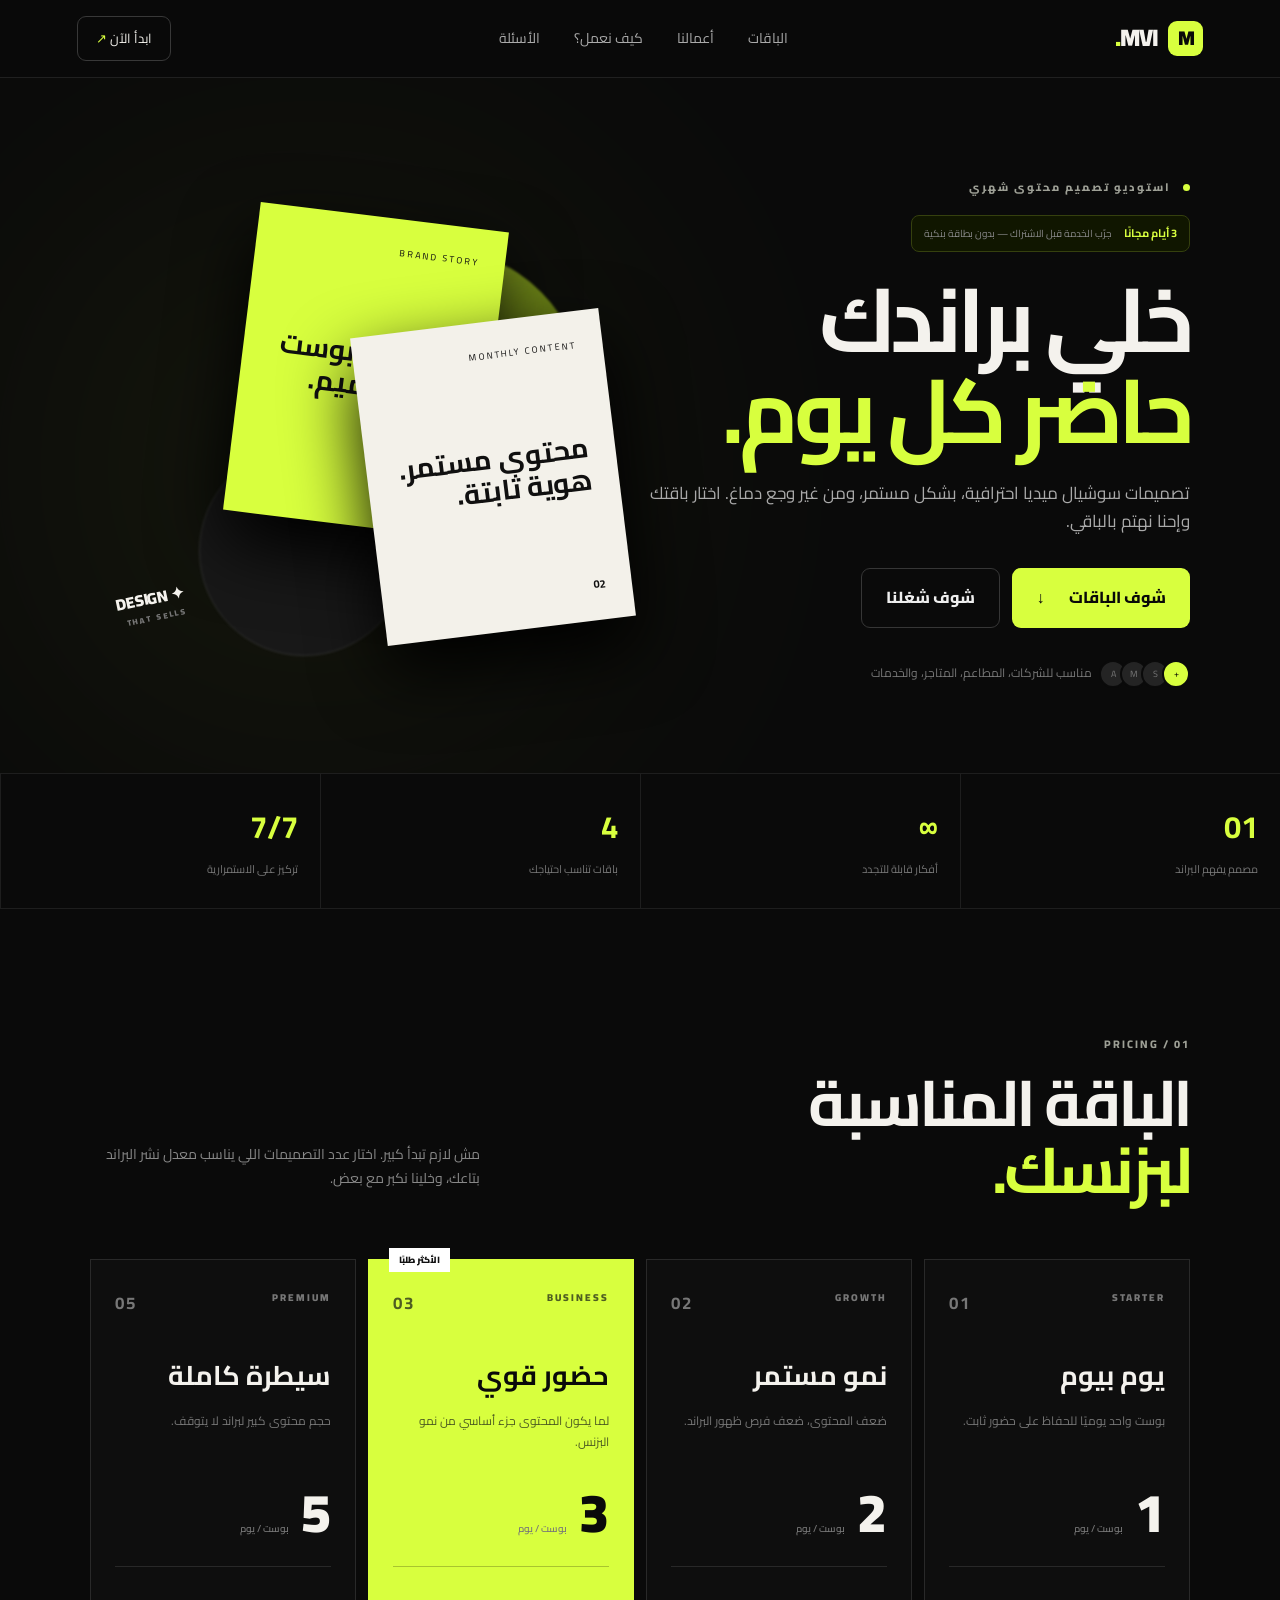
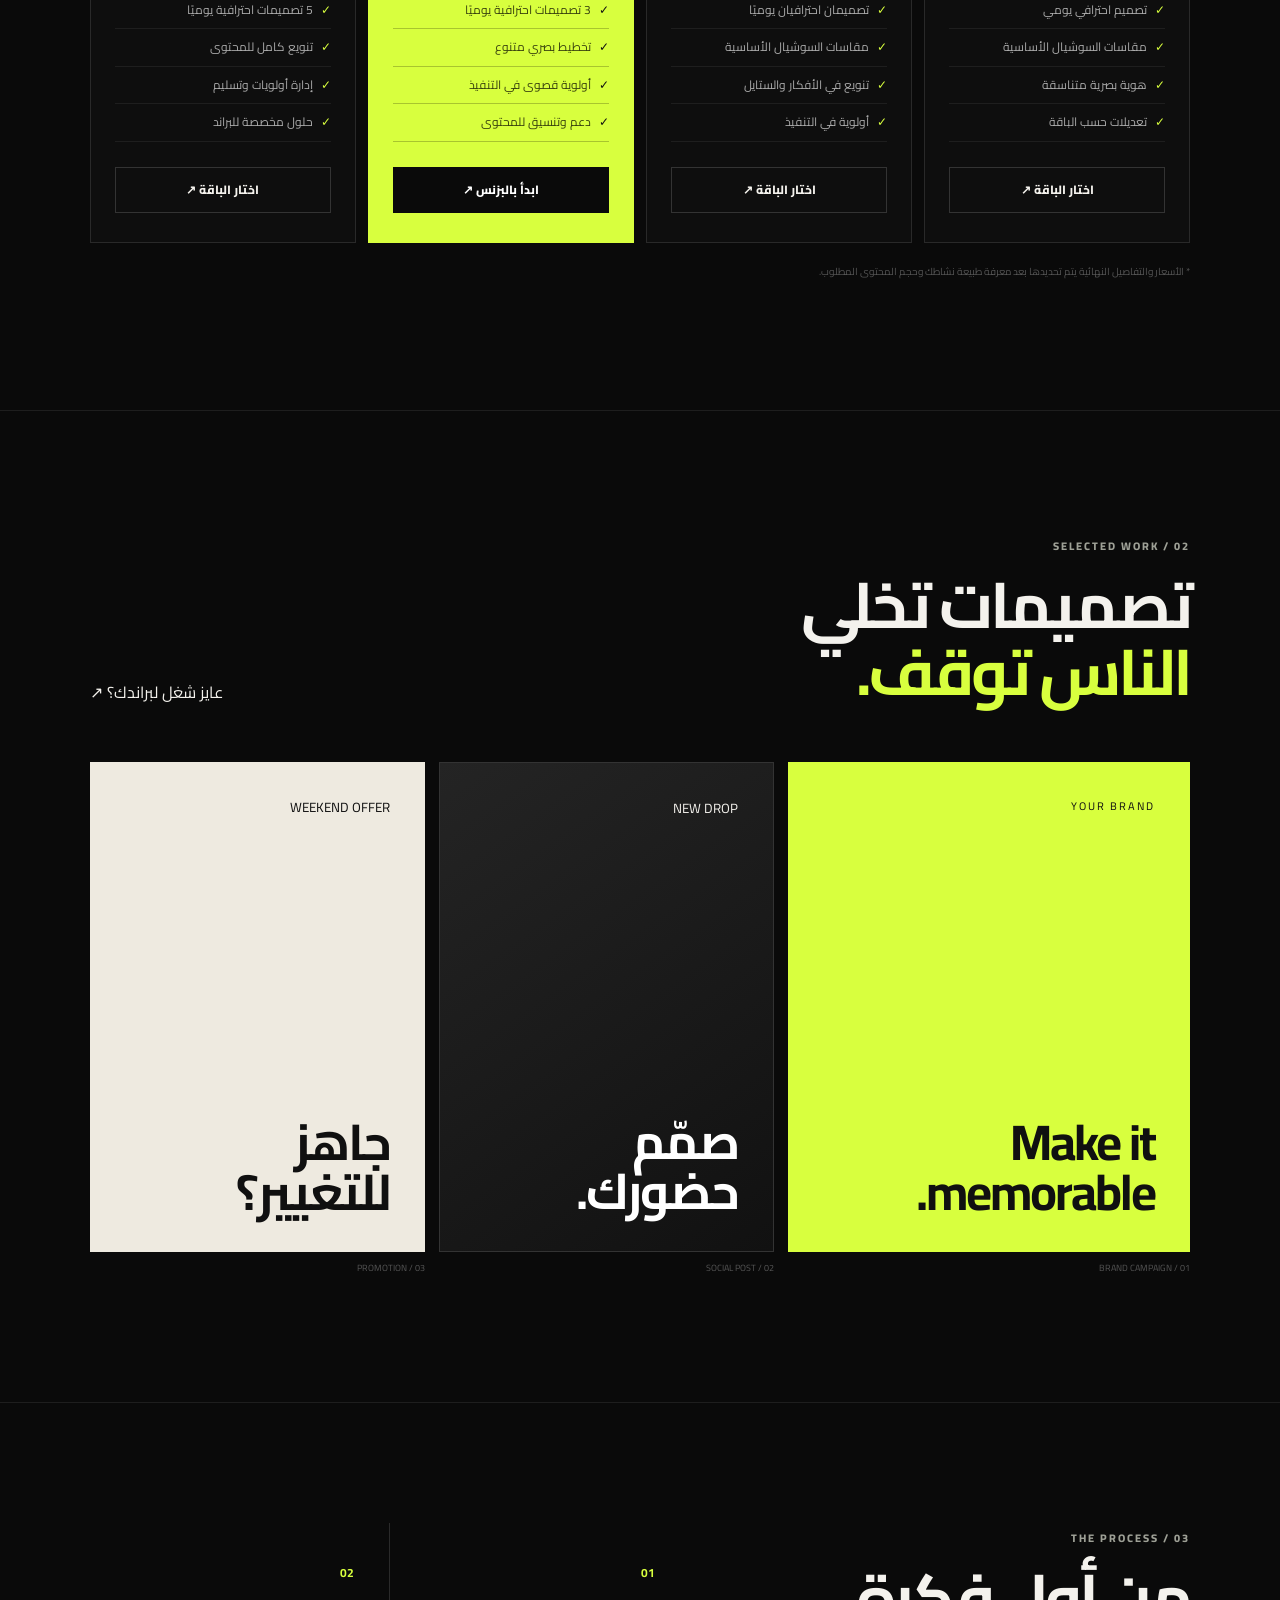
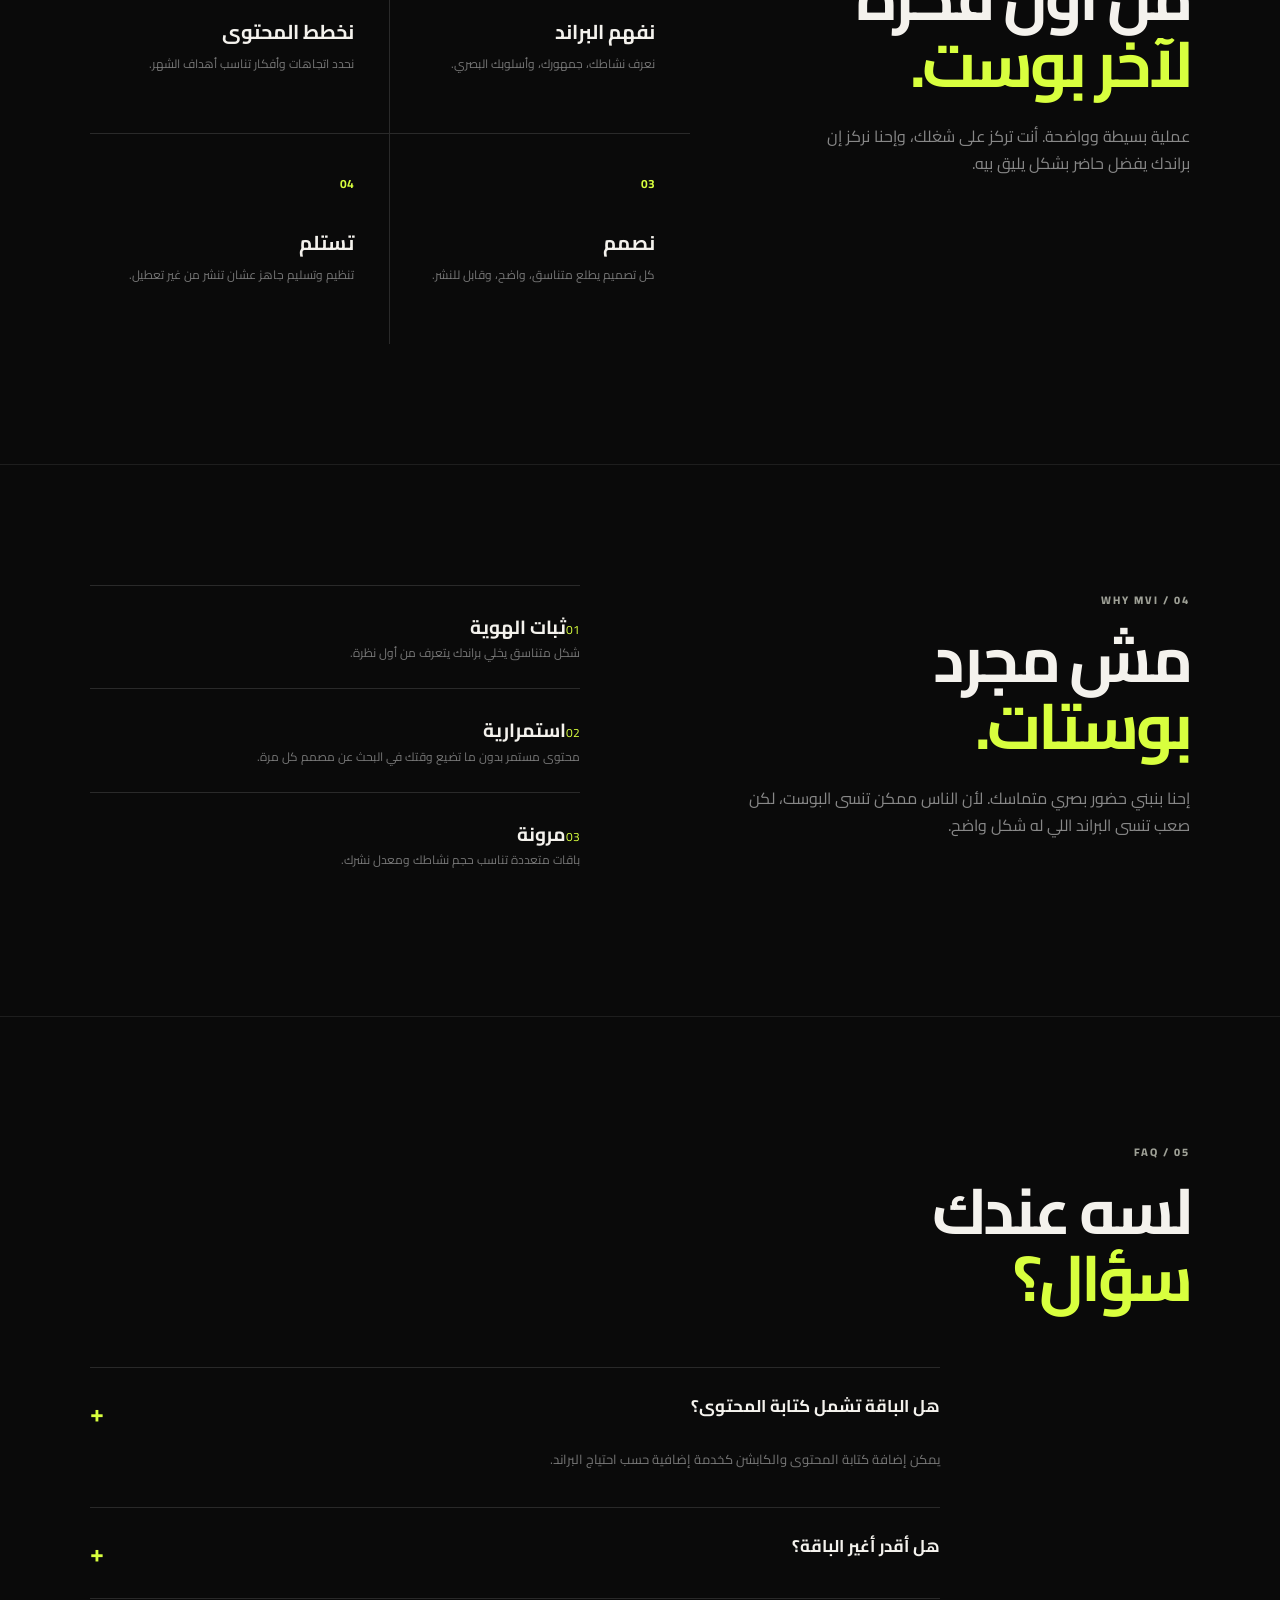
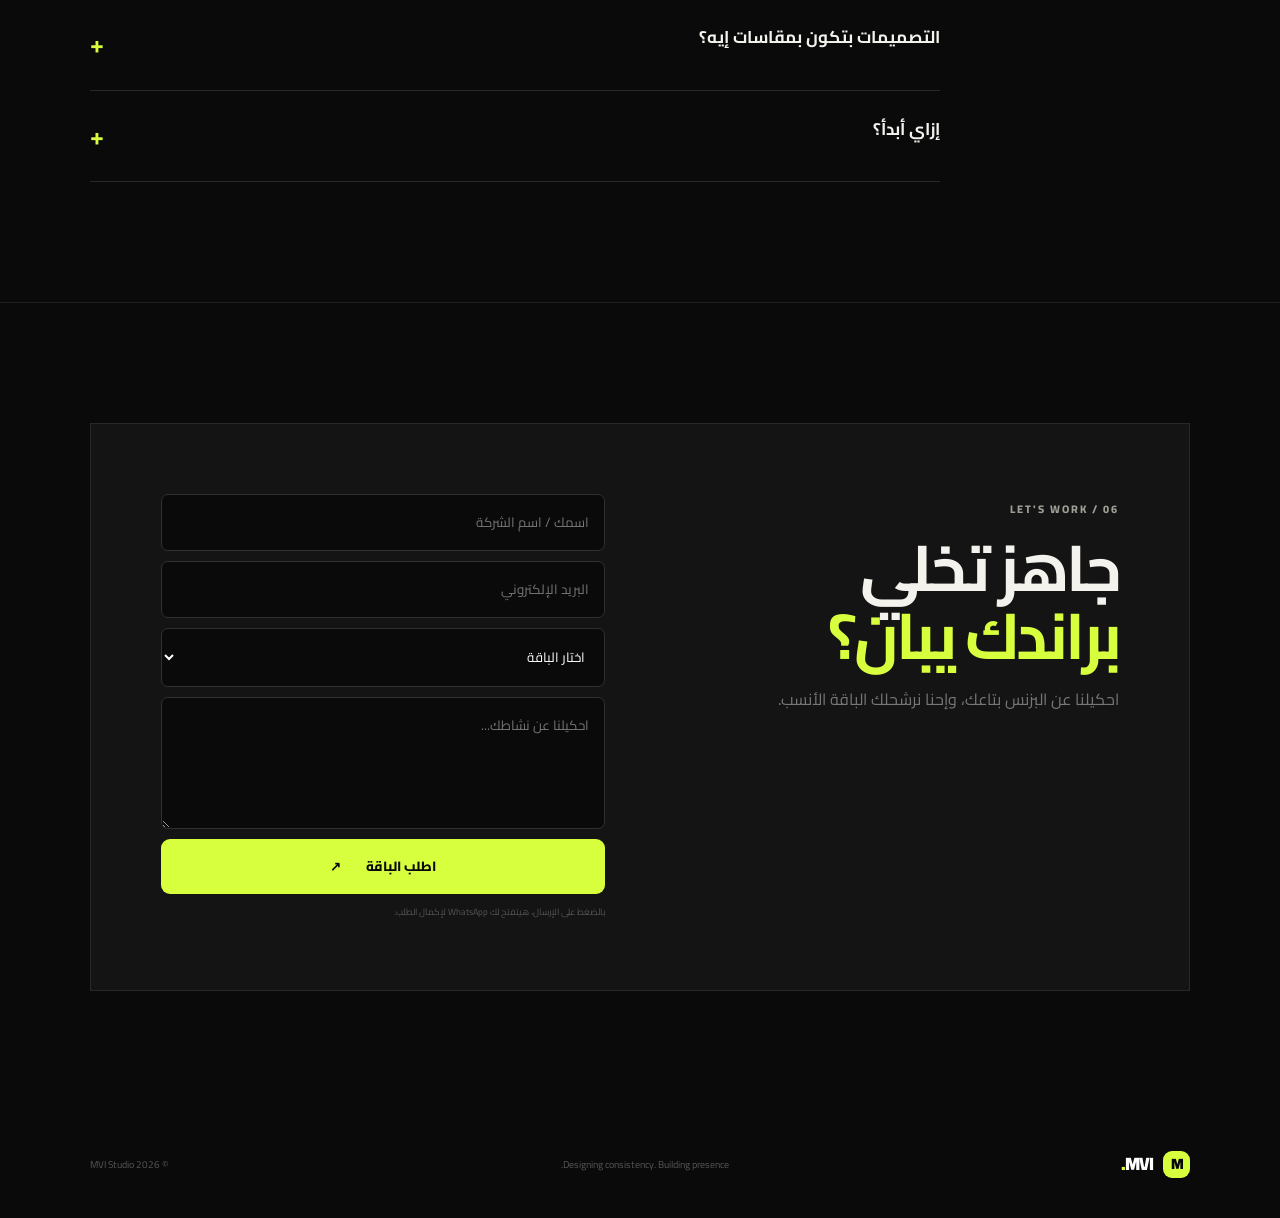
<file: index.html>
<!doctype html>
<html lang="ar" dir="rtl">
<head><meta property="og:title" content="MVI — تصميم سوشيال ميديا للشركات"><meta property="og:description" content="تجربة مجانية 3 أيام لتصميمات سوشيال ميديا احترافية."><meta property="og:type" content="website"><meta name="description" content="MVI يوفر تصميمات سوشيال ميديا احترافية للشركات باشتراكات شهرية مرنة. ابدأ تجربة مجانية لمدة 3 أيام بدون بطاقة بنكية."><meta name="robots" content="index,follow"><meta name="theme-color" content="#0a0b08"><link rel="canonical" href="https://ahmedbeshir911.github.io/MVI/"><link rel="icon" href="data:image/svg+xml,%3Csvg xmlns=%27http://www.w3.org/2000/svg%27 viewBox=%270 0 100 100%27%3E%3Ctext y=%27.9em%27 font-size=%2790%27%3EM%3C/text%3E%3C/svg%3E"><script type="application/ld+json">{"@context":"https://schema.org","@type":"Organization","name":"MVI","description":"تصميم سوشيال ميديا احترافي للشركات باشتراكات شهرية","url":"https://ahmedbeshir911.github.io/MVI/"}</script>
<meta charset="UTF-8"><meta name="viewport" content="width=device-width,initial-scale=1.0">
<meta name="description" content="MVI — باقات تصميم محتوى سوشيال ميديا شهرية للشركات والعلامات التجارية.">
<title>MVI — تصميم سوشيال ميديا للشركات | تجربة مجانية 3 أيام</title>
<link rel="preconnect" href="https://fonts.googleapis.com"><link rel="preconnect" href="https://fonts.gstatic.com" crossorigin>
<link href="https://fonts.googleapis.com/css2?family=Cairo:wght@400;500;600;700;800;900&display=swap" rel="stylesheet">
<link rel="stylesheet" href="styles.css">
</head>
<body>
<div class="progress" id="progress"></div>
<header class="nav">
  <a class="brand" href="#top"><span class="brand-mark">M</span><span>MVI<span class="dot">.</span></span></a>
  <nav><a href="#packages">الباقات</a><a href="#work">أعمالنا</a><a href="#process">كيف نعمل؟</a><a href="#faq">الأسئلة</a></nav>
  <a class="nav-cta" href="signup.html">ابدأ الآن <span>↗</span></a>
  <button class="menu" id="menu" aria-label="فتح القائمة">☰</button>
</header>

<main id="top">
<section class="hero">
  <div class="hero-glow"></div>
  <div class="hero-copy">
    <div class="eyebrow"><span></span> استوديو تصميم محتوى شهري</div><div class="free-trial"><b>3 أيام مجانًا</b><span>جرّب الخدمة قبل الاشتراك — بدون بطاقة بنكية</span></div>
    <h1>خلي براندك<br><em>حاضر كل يوم.</em></h1>
    <p>تصميمات سوشيال ميديا احترافية، بشكل مستمر، ومن غير وجع دماغ. اختار باقتك وإحنا نهتم بالباقي.</p>
    <div class="hero-actions"><a class="btn primary" href="#packages">شوف الباقات <span>↓</span></a><a class="btn ghost" href="#work">شوف شغلنا</a></div>
    <div class="trust"><div class="avatars"><i>A</i><i>M</i><i>S</i><i>+</i></div><span>مناسب للشركات، المطاعم، المتاجر، والخدمات</span></div>
  </div>
  <div class="hero-visual">
    <div class="orb orb1"></div><div class="orb orb2"></div>
    <div class="social-card card-a"><span class="mini">BRAND STORY</span><strong>قصة كل بوست<br>تبدأ بتصميم.</strong><b>01</b></div>
    <div class="social-card card-b"><span class="mini">MONTHLY CONTENT</span><strong>محتوى مستمر.<br>هوية ثابتة.</strong><b>02</b></div>
    <div class="floating">✦ DESIGN<br><small>THAT SELLS</small></div>
  </div>
</section>

<section class="stats"><div><strong>01</strong><span>مصمم يفهم البراند</span></div><div><strong>∞</strong><span>أفكار قابلة للتجدد</span></div><div><strong>4</strong><span>باقات تناسب احتياجك</span></div><div><strong>7/7</strong><span>تركيز على الاستمرارية</span></div></section>

<section class="section" id="packages">
  <div class="section-head"><div><span class="kicker">PRICING / 01</span><h2>الباقة المناسبة<br><em>لبزنسك.</em></h2></div><p>مش لازم تبدأ كبير. اختار عدد التصميمات اللي يناسب معدل نشر البراند بتاعك، وخلينا نكبر مع بعض.</p></div>
  <div class="pricing-grid">
    <article class="price"><div class="p-top"><span>STARTER</span><b>01</b></div><h3>يوم بيوم</h3><p>بوست واحد يوميًا للحفاظ على حضور ثابت.</p><div class="price-num">1 <small>بوست / يوم</small></div><ul><li>تصميم احترافي يومي</li><li>مقاسات السوشيال الأساسية</li><li>هوية بصرية متناسقة</li><li>تعديلات حسب الباقة</li></ul><a href="#contact" class="price-btn">اختار الباقة ↗</a></article>
    <article class="price"><div class="p-top"><span>GROWTH</span><b>02</b></div><h3>نمو مستمر</h3><p>ضعف المحتوى، ضعف فرص ظهور البراند.</p><div class="price-num">2 <small>بوست / يوم</small></div><ul><li>تصميمان احترافيان يوميًا</li><li>مقاسات السوشيال الأساسية</li><li>تنويع في الأفكار والستايل</li><li>أولوية في التنفيذ</li></ul><a href="#contact" class="price-btn">اختار الباقة ↗</a></article>
    <article class="price featured"><div class="popular">الأكثر طلبًا</div><div class="p-top"><span>BUSINESS</span><b>03</b></div><h3>حضور قوي</h3><p>لما يكون المحتوى جزء أساسي من نمو البزنس.</p><div class="price-num">3 <small>بوست / يوم</small></div><ul><li>3 تصميمات احترافية يوميًا</li><li>تخطيط بصري متنوع</li><li>أولوية قصوى في التنفيذ</li><li>دعم وتنسيق للمحتوى</li></ul><a href="#contact" class="price-btn light">ابدأ بالبزنس ↗</a></article>
    <article class="price"><div class="p-top"><span>PREMIUM</span><b>05</b></div><h3>سيطرة كاملة</h3><p>حجم محتوى كبير لبراند لا يتوقف.</p><div class="price-num">5 <small>بوست / يوم</small></div><ul><li>5 تصميمات احترافية يوميًا</li><li>تنويع كامل للمحتوى</li><li>إدارة أولويات وتسليم</li><li>حلول مخصصة للبراند</li></ul><a href="#contact" class="price-btn">اختار الباقة ↗</a></article>
  </div>
  <p class="pricing-note">* الأسعار والتفاصيل النهائية يتم تحديدها بعد معرفة طبيعة نشاطك وحجم المحتوى المطلوب.</p>
</section>

<section class="work section" id="work">
 <div class="section-head"><div><span class="kicker">SELECTED WORK / 02</span><h2>تصميمات تخلي<br><em>الناس توقف.</em></h2></div><a class="text-link" href="#contact">عايز شغل لبراندك؟ ↗</a></div>
 <div class="work-grid"><div class="work-item tall"><div class="mock m1"><span>YOUR BRAND</span><strong>Make it<br>memorable.</strong></div><label>01 / BRAND CAMPAIGN</label></div><div class="work-item"><div class="mock m2"><small>NEW DROP</small><strong>صمّم<br>حضورك.</strong></div><label>02 / SOCIAL POST</label></div><div class="work-item"><div class="mock m3"><small>WEEKEND OFFER</small><strong>جاهز<br>للتغيير؟</strong></div><label>03 / PROMOTION</label></div></div>
</section>

<section class="process section" id="process">
 <div class="process-intro"><span class="kicker">THE PROCESS / 03</span><h2>من أول فكرة<br><em>لآخر بوست.</em></h2><p>عملية بسيطة وواضحة. أنت تركز على شغلك، وإحنا نركز إن براندك يفضل حاضر بشكل يليق بيه.</p></div>
 <div class="steps"><div><b>01</b><h3>نفهم البراند</h3><p>نعرف نشاطك، جمهورك، وأسلوبك البصري.</p></div><div><b>02</b><h3>نخطط المحتوى</h3><p>نحدد اتجاهات وأفكار تناسب أهداف الشهر.</p></div><div><b>03</b><h3>نصمم</h3><p>كل تصميم يطلع متناسق، واضح، وقابل للنشر.</p></div><div><b>04</b><h3>تستلم</h3><p>تنظيم وتسليم جاهز عشان تنشر من غير تعطيل.</p></div></div>
</section>

<section class="why section"><div class="why-copy"><span class="kicker">WHY MVI / 04</span><h2>مش مجرد<br><em>بوستات.</em></h2><p>إحنا بنبني حضور بصري متماسك. لأن الناس ممكن تنسى البوست، لكن صعب تنسى البراند اللي له شكل واضح.</p></div><div class="why-list"><div><span>01</span><h3>ثبات الهوية</h3><p>شكل متناسق يخلي براندك يتعرف من أول نظرة.</p></div><div><span>02</span><h3>استمرارية</h3><p>محتوى مستمر بدون ما تضيع وقتك في البحث عن مصمم كل مرة.</p></div><div><span>03</span><h3>مرونة</h3><p>باقات متعددة تناسب حجم نشاطك ومعدل نشرك.</p></div></div></section>

<section class="faq section" id="faq"><div class="section-head"><div><span class="kicker">FAQ / 05</span><h2>لسه عندك<br><em>سؤال؟</em></h2></div></div><div class="faq-list"><details open><summary>هل الباقة تشمل كتابة المحتوى؟ <span>+</span></summary><p>يمكن إضافة كتابة المحتوى والكابشن كخدمة إضافية حسب احتياج البراند.</p></details><details><summary>هل أقدر أغير الباقة؟ <span>+</span></summary><p>نعم، يمكن تعديل الباقة في بداية الشهر التالي بما يناسب حجم المحتوى.</p></details><details><summary>التصميمات بتكون بمقاسات إيه؟ <span>+</span></summary><p>نجهز المقاسات المناسبة للمنصات التي تستخدمها، ويمكن الاتفاق على مقاسات مخصصة.</p></details><details><summary>إزاي أبدأ؟ <span>+</span></summary><p>ابعت بياناتك من نموذج التواصل، وسنتواصل معك لتحديد الباقة والتفاصيل.</p></details></div></section>

<section class="contact section" id="contact"><div class="contact-box"><div><span class="kicker">LET'S WORK / 06</span><h2>جاهز تخلي<br><em>براندك يبان؟</em></h2><p>احكيلنا عن البزنس بتاعك، وإحنا نرشحلك الباقة الأنسب.</p></div><form id="leadForm"><input required name="name" placeholder="اسمك / اسم الشركة"><input required type="email" name="email" placeholder="البريد الإلكتروني"><select name="package"><option>اختار الباقة</option><option>1 بوست / يوم</option><option>2 بوست / يوم</option><option>3 بوست / يوم</option><option>5 بوست / يوم</option></select><textarea name="message" rows="4" placeholder="احكيلنا عن نشاطك..."></textarea><button class="btn primary" type="submit">اطلب الباقة <span>↗</span></button><small>بالضغط على الإرسال، هيتفتح لك WhatsApp لإكمال الطلب.</small></form></div></section>
</main>
<footer><div class="brand"><span class="brand-mark">M</span><span>MVI<span class="dot">.</span></span></div><p>Designing consistency. Building presence.</p><span>© 2026 MVI Studio</span></footer>
<script src="script.js"></script>
</body></html>
</file>
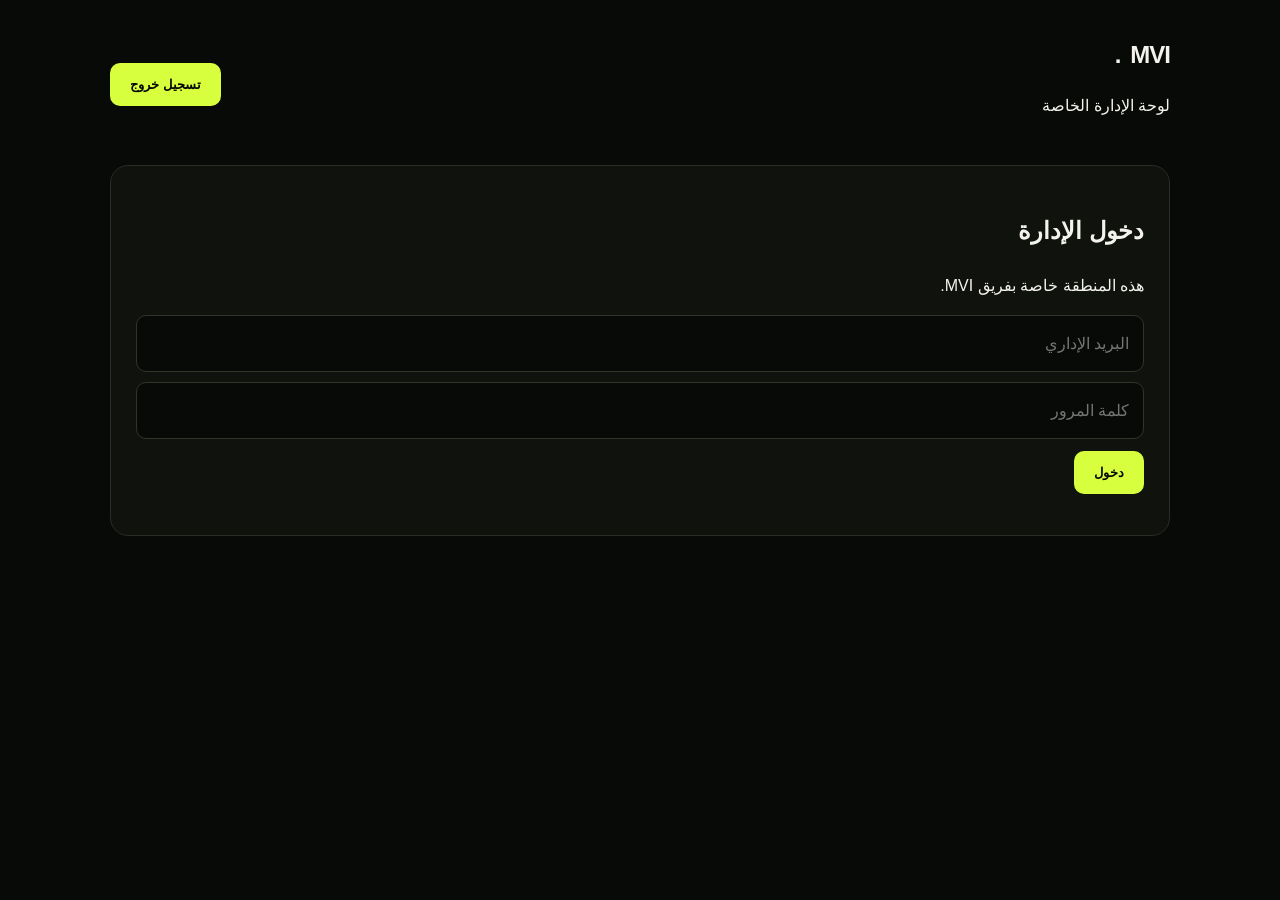
<file: admin.html>
<!doctype html><html lang="ar" dir="rtl"><head><meta charset="utf-8"><meta name="viewport" content="width=device-width,initial-scale=1"><title>MVI Admin</title><link rel="stylesheet" href="styles.css"><style>body{background:#080a07}.admin{max-width:1100px;margin:auto;padding:35px 20px}.admin-head{display:flex;justify-content:space-between;align-items:center;margin-bottom:30px}.panel{background:#10120d;border:1px solid #292e24;border-radius:18px;padding:25px;margin-bottom:20px}.grid{display:grid;grid-template-columns:repeat(2,1fr);gap:15px}.panel input,.panel textarea,.panel select{width:100%;box-sizing:border-box;background:#080a07;color:#fff;border:1px solid #30352a;border-radius:10px;padding:14px;font:inherit}.panel textarea{min-height:100px}.save{background:#d8ff3e;color:#080a07;border:0;border-radius:10px;padding:14px 20px;font-weight:900;cursor:pointer}.danger{color:#ff8b8b}.hidden{display:none}@media(max-width:650px){.grid{grid-template-columns:1fr}.admin-head{align-items:flex-start;gap:15px;flex-direction:column}}</style></head><body><main class="admin"><header class="admin-head"><div><a class="brand" href="index.html">MVI<span>.</span></a><p>لوحة الإدارة الخاصة</p></div><button class="save" onclick="logout()">تسجيل خروج</button></header><section id="login" class="panel"><h2>دخول الإدارة</h2><p>هذه المنطقة خاصة بفريق MVI.</p><input id="email" type="email" placeholder="البريد الإداري"><input id="pass" type="password" placeholder="كلمة المرور" style="margin-top:10px"><button class="save" style="margin-top:12px" onclick="login()">دخول</button><p id="err" class="danger"></p></section><div id="app" class="hidden"><section class="panel"><h2>العروض والباقات</h2><div class="grid"><label>اسم الباقة<input id="p1" value="Starter"></label><label>التصميمات يوميًا<input id="n1" value="1"></label><label>اسم الباقة<input id="p2" value="Growth"></label><label>التصميمات يوميًا<input id="n2" value="2"></label><label>اسم الباقة<input id="p3" value="Business"></label><label>التصميمات يوميًا<input id="n3" value="3"></label><label>اسم الباقة<input id="p4" value="Premium"></label><label>التصميمات يوميًا<input id="n4" value="5"></label></div><button class="save" style="margin-top:15px" onclick="save()">حفظ التغييرات</button><p id="saved"></p></section><section class="panel"><h2>إعدادات الموقع</h2><div class="grid"><label>العنوان الرئيسي<input id="hero" value="خلي براندك حاضر كل يوم."></label><label>نص التجربة<input id="trial" value="3 أيام مجانًا — تصميم واحد يوميًا"></label></div><button class="save" style="margin-top:15px" onclick="save()">حفظ</button></section></div></main><script>const KEY="mviAdminSession";function login(){var e=document.getElementById("email").value,p=document.getElementById("pass").value;if(e==="admin@mvi.local"&&p==="MVI-DEMO-2026"){sessionStorage.setItem(KEY,"1");show()}else document.getElementById("err").textContent="بيانات الدخول غير صحيحة."}function show(){loginBox=document.getElementById("login");loginBox.classList.add("hidden");document.getElementById("app").classList.remove("hidden");load()}function logout(){sessionStorage.removeItem(KEY);location.reload()}function save(){var x={p1:p1.value,n1:n1.value,p2:p2.value,n2:n2.value,p3:p3.value,n3:n3.value,p4:p4.value,n4:n4.value,hero:hero.value,trial:trial.value};localStorage.setItem("mviAdminData",JSON.stringify(x));document.getElementById("saved").textContent="تم الحفظ على هذا الجهاز."}function load(){var x=JSON.parse(localStorage.getItem("mviAdminData")||"{}");Object.keys(x).forEach(k=>{if(document.getElementById(k))document.getElementById(k).value=x[k]})}if(sessionStorage.getItem(KEY))show()</script></body></html>
</file>
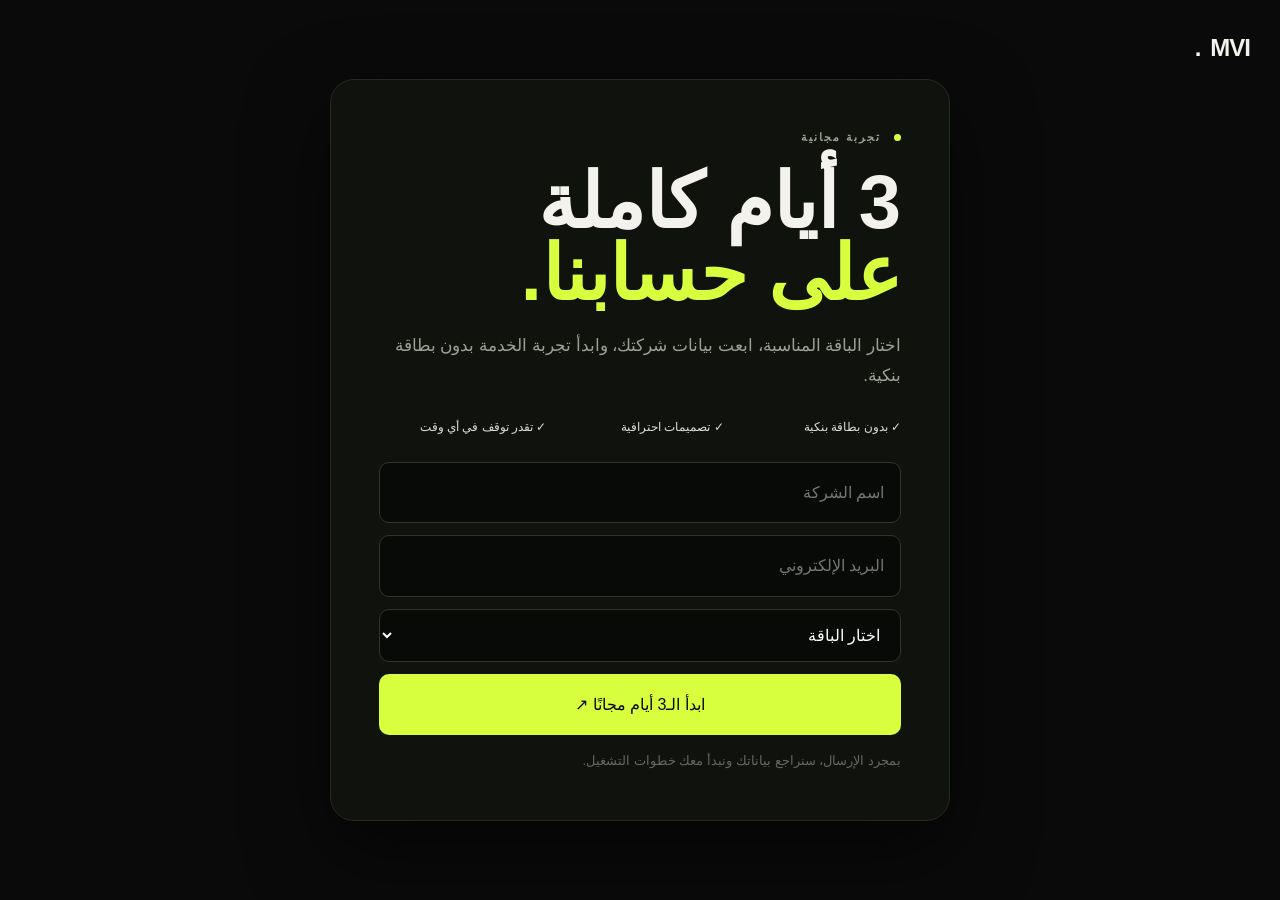
<file: dashboard.html>
<!doctype html><html lang="ar" dir="rtl"><head><meta charset="UTF-8"><meta name="viewport" content="width=device-width,initial-scale=1"><title>MVI — Client Dashboard</title><link rel="stylesheet" href="dashboard.css"></head><body><script>var mviUser=JSON.parse(localStorage.getItem("mviUser")||"null");if(!mviUser){location.href="trial.html"}</script><aside><a class="brand" href="index.html"><b>M</b><strong>MVI<span>.</span></strong></a><div class="profile"><div class="avatar">AB</div><div><strong>Ahmed Beshir</strong><small>شركة تجريبية</small></div></div><nav><a class="active">◈ لوحة التحكم</a><a href="#calendar">▦ تقويم المحتوى</a><a href="#posts">▣ التصميمات</a><a href="#plan">◇ الباقة</a></nav><div class="side-bottom"><span>باقتك الحالية</span><strong>Business · 3/يوم</strong><a href="index.html#contact">تواصل مع MVI ↗</a></div></aside><main><header><div><span class="kicker">CLIENT DASHBOARD</span><h1>صباح الخير، أحمد 👋</h1><p>دي نظرة سريعة على محتوى براندك هذا الشهر.</p></div><button class="notify">◌</button></header><section class="cards"><div class="metric"><span>التصميمات هذا الشهر</span><strong><span id="usedCount">0</span></strong><small>من 90 تصميم</small><div class="bar"><i style="width:47%"></i></div></div><div class="metric"><span>قيد المراجعة</span><strong>04</strong><small>تصميمات تحتاج موافقتك</small></div><div class="metric"><span>تم التسليم</span><strong>38</strong><small>جاهزة للنشر</small></div><div class="metric lime"><span>أيام متبقية</span><strong>18</strong><small>في دورة الاشتراك الحالية</small></div></section><section class="grid"><div class="panel" id="posts"><div class="panel-head"><div><span class="kicker">LATEST WORK</span><h2>آخر التصميمات</h2></div><a href="#calendar">عرض الكل ↗</a></div><div class="posts"><article><div class="thumb t1">NEW<br>SEASON</div><div><strong>حملة الموسم الجديد</strong><small>Instagram · اليوم</small></div><span class="status review">للمراجعة</span></article><article><div class="thumb t2">50%<br>OFF</div><div><strong>عرض نهاية الأسبوع</strong><small>Instagram · أمس</small></div><span class="status done">تم التسليم</span></article><article><div class="thumb t3">YOUR<br>BRAND</div><div><strong>بوست تعريفي</strong><small>Facebook · أمس</small></div><span class="status done">تم التسليم</span></article></div></div><div class="panel" id="plan"><div class="panel-head"><div><span class="kicker">YOUR PLAN</span><h2>Business</h2></div><span class="pill">نشطة</span></div><div class="plan-num">3 <small>بوست / يوم</small></div><div class="plan-row"><span>استخدام الشهر</span><strong>42 / 90</strong></div><div class="bar"><i style="width:47%"></i></div><a class="outline" href="index.html#contact">ترقية الباقة ↗</a></div></section><section class="panel calendar" id="calendar"><div class="panel-head"><div><span class="kicker">CONTENT CALENDAR</span><h2>أكتوبر 2026</h2></div><div class="legend"><i class="review"></i> للمراجعة <i class="done"></i> تم التسليم</div></div><div class="days"><span>الأحد</span><span>الاثنين</span><span>الثلاثاء</span><span>الأربعاء</span><span>الخميس</span><span>الجمعة</span><span>السبت</span></div><div class="dates"><div class=""><b>1</b></div><div class="has"><b>2</b><span></span></div><div class=""><b>3</b></div><div class=""><b>4</b></div><div class=""><b>5</b></div><div class=""><b>6</b></div><div class="has"><b>7</b><span></span></div><div class=""><b>8</b></div><div class=""><b>9</b></div><div class=""><b>10</b></div><div class="has"><b>11</b><span></span></div><div class=""><b>12</b></div><div class=""><b>13</b></div><div class=""><b>14</b></div><div class="has"><b>15</b><span></span></div><div class=""><b>16</b></div><div class=""><b>17</b></div><div class=""><b>18</b></div><div class=""><b>19</b></div><div class="has"><b>20</b><span></span></div><div class=""><b>21</b></div><div class=""><b>22</b></div><div class=""><b>23</b></div><div class="has"><b>24</b><span></span></div><div class=""><b>25</b></div><div class=""><b>26</b></div><div class=""><b>27</b></div><div class=""><b>28</b></div><div class="has"><b>29</b><span></span></div><div class=""><b>30</b></div><div class=""><b>31</b></div></div></section></main><script>if(mviUser){document.querySelectorAll("[data-client-name]").forEach(e=>e.textContent=mviUser.name);var p=document.getElementById("planLabel");if(p)p.textContent="تجربة مجانية · تصميم واحد/يوم";function tick(){var left=Math.max(0,mviUser.trialEnd-Date.now()),h=Math.floor(left/36e5),m=Math.floor(left%36e5/6e4),s=Math.floor(left%6e4/1e3);var t=document.getElementById("trialTimer");if(t)t.textContent=left?"متبقي "+h+"س "+m+"د "+s+"ث":"انتهت التجربة المجانية — اختر باقة للاستمرار";}tick();setInterval(tick,1000)}</script></body></html>
</file>
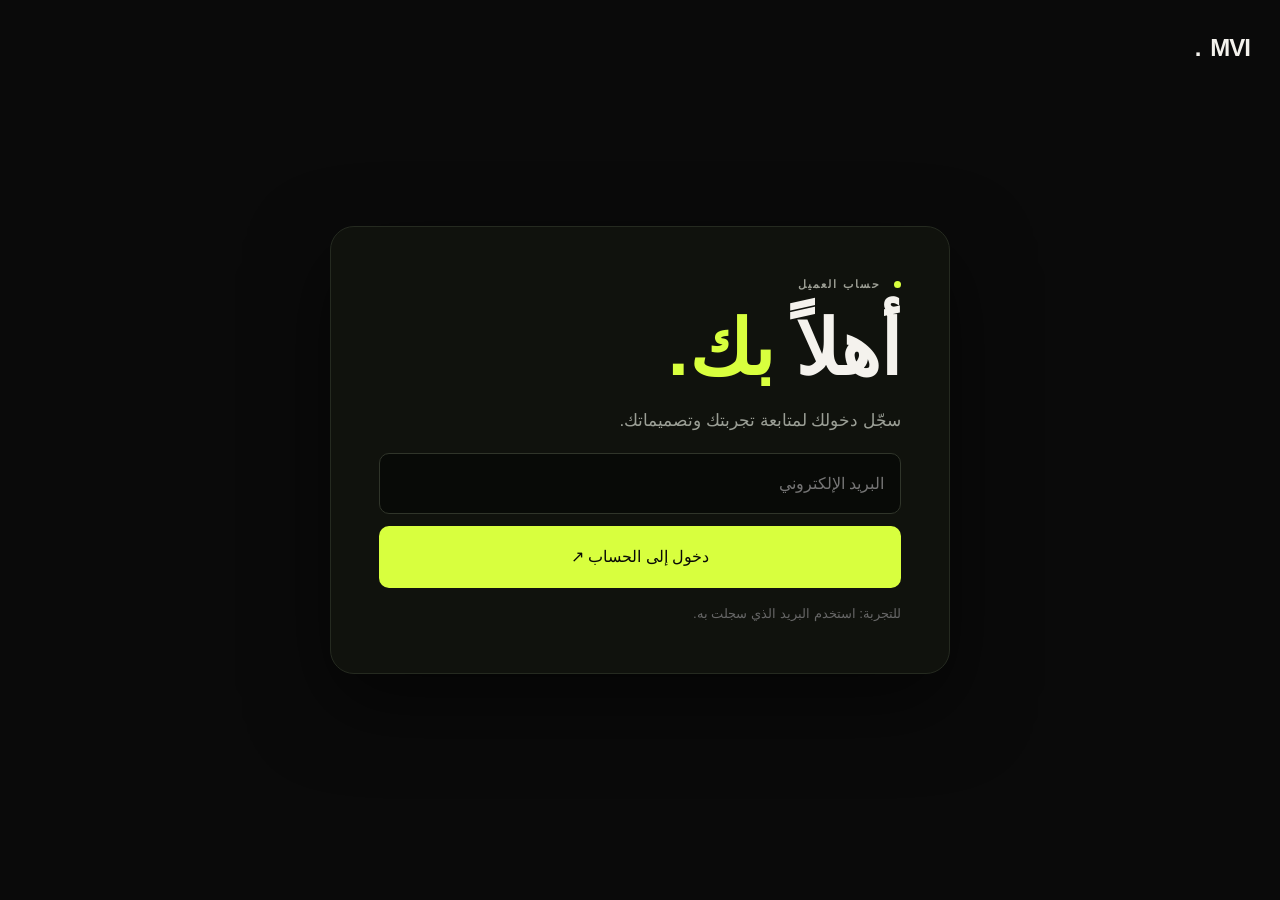
<file: login.html>
<!doctype html><html lang="ar" dir="rtl"><head><meta charset="utf-8"><meta name="viewport" content="width=device-width,initial-scale=1"><title>دخول العميل | MVI</title><link rel="stylesheet" href="styles.css"></head><body><main class="trial-page"><a class="brand" href="index.html">MVI<span>.</span></a><section class="trial-card"><div class="eyebrow"><span></span> حساب العميل</div><h1>أهلاً <em>بك.</em></h1><p>سجّل دخولك لمتابعة تجربتك وتصميماتك.</p><form id="login"><input required type="email" id="email" placeholder="البريد الإلكتروني"><button>دخول إلى الحساب ↗</button></form><small>للتجربة: استخدم البريد الذي سجلت به.</small></section></main><script>document.getElementById('login').onsubmit=function(e){e.preventDefault();var u=JSON.parse(localStorage.getItem('mviUser')||'null');if(!u||u.email!==document.getElementById('email').value){alert('لم نجد حسابًا بهذا البريد على هذا الجهاز.');return}location.href='dashboard.html'};</script></body></html>
</file>
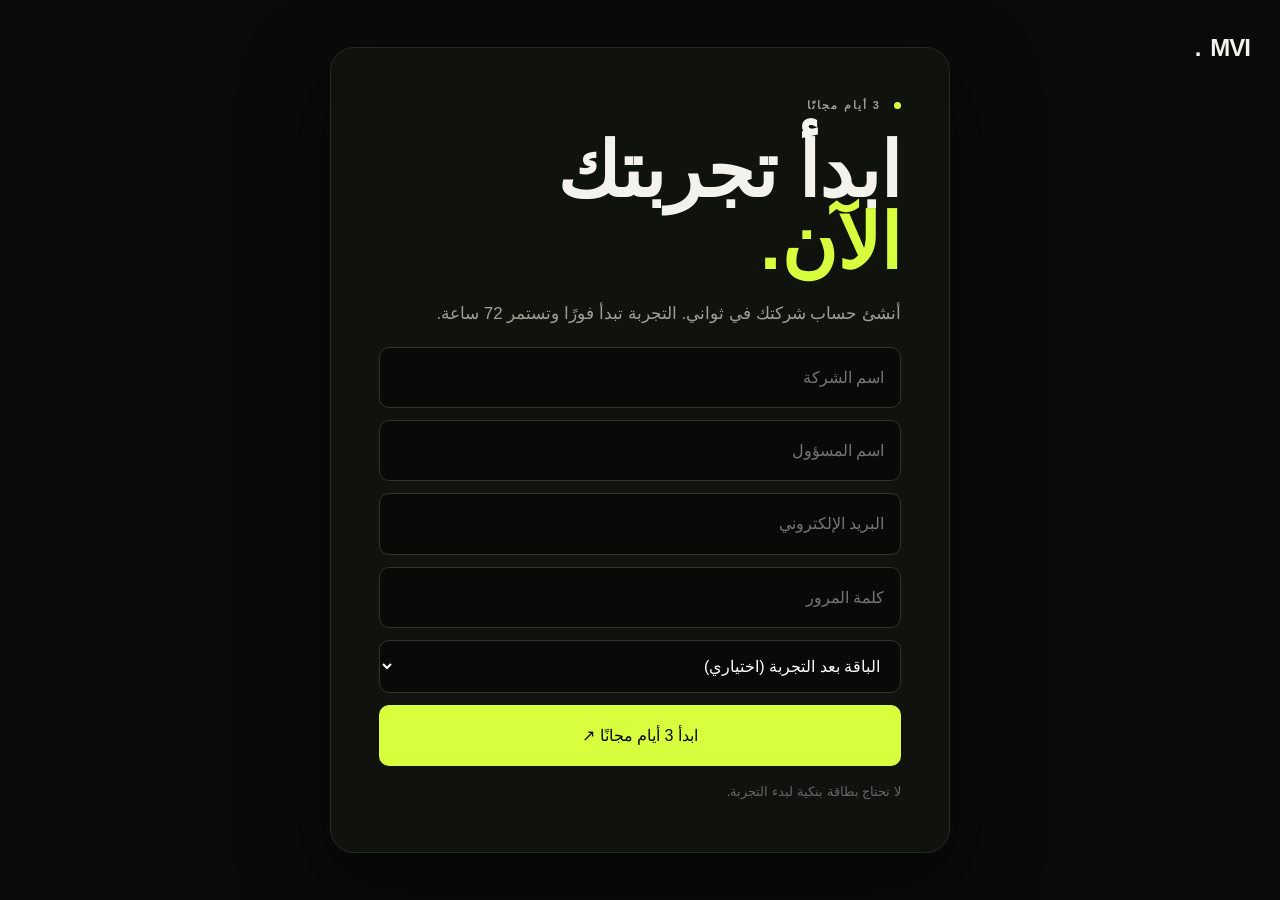
<file: signup.html>
<!doctype html><html lang="ar" dir="rtl"><head><meta charset="utf-8"><meta name="viewport" content="width=device-width,initial-scale=1"><title>ابدأ تجربتك | MVI</title><link rel="stylesheet" href="styles.css"></head><body><main class="trial-page"><a class="brand" href="index.html">MVI<span>.</span></a><section class="trial-card"><div class="eyebrow"><span></span> 3 أيام مجانًا</div><h1>ابدأ تجربتك<br><em>الآن.</em></h1><p>أنشئ حساب شركتك في ثواني. التجربة تبدأ فورًا وتستمر 72 ساعة.</p><form id="signup"><input required name="company" placeholder="اسم الشركة"><input required name="name" placeholder="اسم المسؤول"><input required type="email" name="email" placeholder="البريد الإلكتروني"><input required type="password" minlength="6" name="password" placeholder="كلمة المرور"><select required name="plan"><option value="">الباقة بعد التجربة (اختياري)</option><option value="1">1 تصميم يوميًا</option><option value="2">2 تصميم يوميًا</option><option value="3">3 تصميمات يوميًا</option><option value="5">5 تصميمات يوميًا</option></select><button>ابدأ 3 أيام مجانًا ↗</button></form><small>لا تحتاج بطاقة بنكية لبدء التجربة.</small></section></main><script>document.getElementById('signup').onsubmit=function(e){e.preventDefault();var f=new FormData(this);var user={company:f.get('company'),name:f.get('name'),email:f.get('email'),plan:f.get('plan'),trialStart:Date.now(),trialEnd:Date.now()+72*60*60*1000,trialDailyLimit:1,trialUsedToday:0,selectedPlan:f.get("plan")};localStorage.setItem('mviUser',JSON.stringify(user));location.href='dashboard.html'};</script></body></html>
</file>
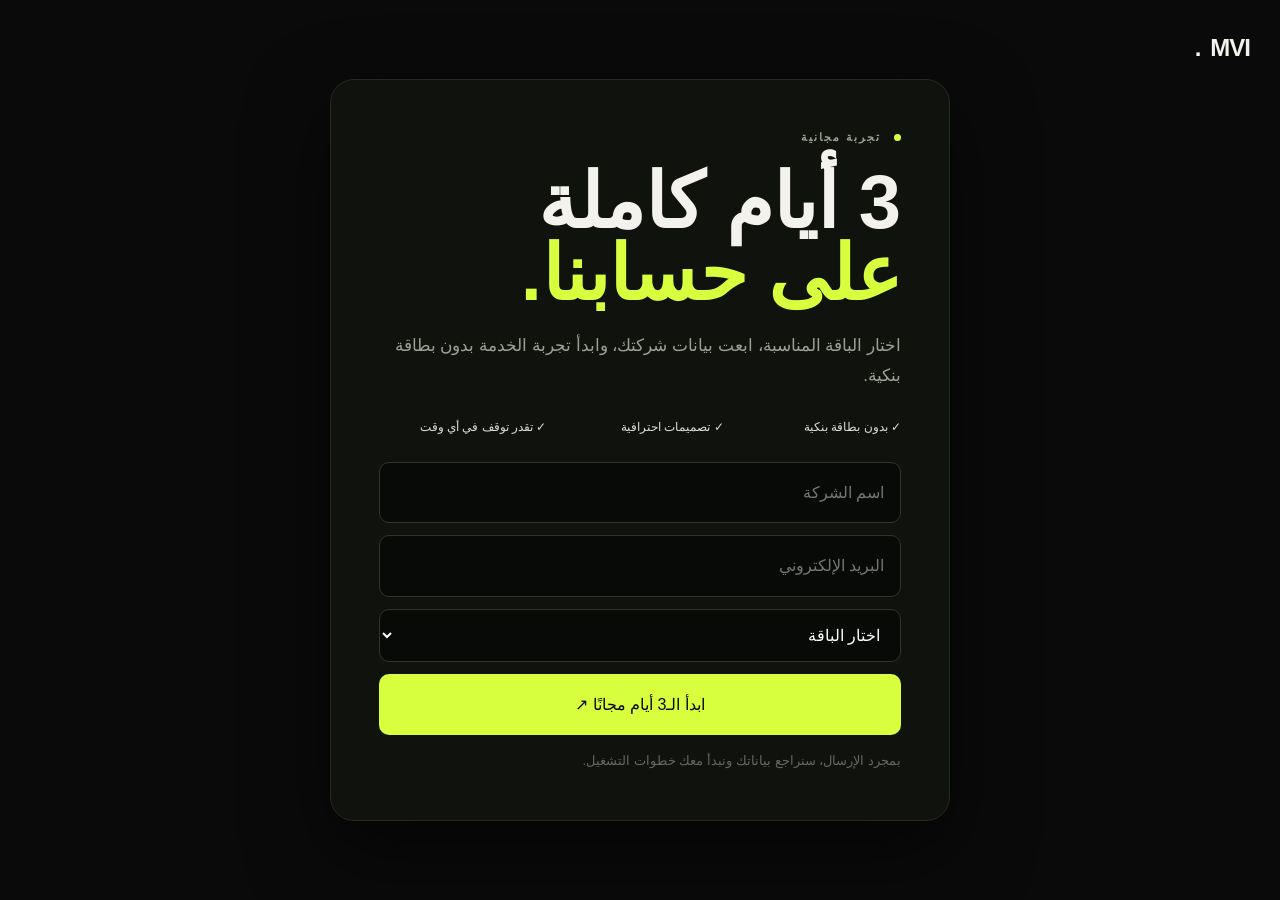
<file: trial.html>
<!doctype html><html lang="ar" dir="rtl"><head><meta charset="utf-8"><meta name="viewport" content="width=device-width,initial-scale=1"><title>ابدأ تجربتك المجانية | MVI</title><meta name="description" content="ابدأ تجربة MVI المجانية لمدة 3 أيام واحصل على تجربة تصميم سوشيال ميديا احترافية لشركتك."><link rel="stylesheet" href="styles.css"></head><body><main class="trial-page"><a class="brand" href="index.html">MVI<span>.</span></a><section class="trial-card"><div class="eyebrow"><span></span> تجربة مجانية</div><h1>3 أيام كاملة<br><em>على حسابنا.</em></h1><p>اختار الباقة المناسبة، ابعت بيانات شركتك، وابدأ تجربة الخدمة بدون بطاقة بنكية.</p><div class="trial-points"><div>✓ بدون بطاقة بنكية</div><div>✓ تصميمات احترافية</div><div>✓ تقدر توقف في أي وقت</div></div><form id="trialForm"><input required name="company" placeholder="اسم الشركة"><input required type="email" name="email" placeholder="البريد الإلكتروني"><select required name="plan"><option value="">اختار الباقة</option><option>1 تصميم يوميًا</option><option>2 تصميم يوميًا</option><option>3 تصميمات يوميًا</option><option>5 تصميمات يوميًا</option></select><button type="submit">ابدأ الـ3 أيام مجانًا <span>↗</span></button></form><small>بمجرد الإرسال، سنراجع بياناتك ونبدأ معك خطوات التشغيل.</small></section></main><script>document.getElementById('trialForm').addEventListener('submit',function(e){e.preventDefault();var d=new FormData(this);var msg='طلب تجربة MVI المجانية لمدة 3 أيام%0Aالشركة: '+encodeURIComponent(d.get('company'))+'%0Aالبريد: '+encodeURIComponent(d.get('email'))+'%0Aالباقة: '+encodeURIComponent(d.get('plan'));window.open('https://wa.me/?text='+msg,'_blank')});</script></body></html>
</file>
<file: styles.css>
*{box-sizing:border-box}html{scroll-behavior:smooth}body{margin:0;background:#0a0a0a;color:#f4f2ed;font-family:Cairo,sans-serif;line-height:1.7}a{text-decoration:none;color:inherit}.progress{position:fixed;top:0;right:0;height:3px;background:#d8ff3e;width:0;z-index:99}.nav{height:78px;display:flex;align-items:center;justify-content:space-between;padding:0 6%;position:sticky;top:0;z-index:50;background:rgba(10,10,10,.82);backdrop-filter:blur(18px);border-bottom:1px solid #202020}.brand{display:flex;align-items:center;gap:10px;font-size:24px;font-weight:900;letter-spacing:-1px}.brand-mark{display:grid;place-items:center;width:35px;height:35px;border-radius:9px;background:#d8ff3e;color:#080808;font-size:20px}.dot{color:#d8ff3e}.nav nav{display:flex;gap:34px;color:#aaa;font-size:14px}.nav nav a:hover,.text-link:hover{color:#d8ff3e}.nav-cta{padding:10px 18px;border:1px solid #383838;border-radius:9px;font-size:13px}.nav-cta span{color:#d8ff3e}.menu{display:none;background:none;border:0;color:#fff;font-size:24px}.hero{min-height:680px;padding:90px 7% 75px;display:grid;grid-template-columns:1fr 1fr;align-items:center;position:relative;overflow:hidden;border-bottom:1px solid #1e1e1e}.hero-glow{position:absolute;width:500px;height:500px;border-radius:50%;background:#d8ff3e;filter:blur(160px);opacity:.08;left:5%;top:20%}.hero-copy{position:relative;z-index:2;max-width:670px}.eyebrow,.kicker{color:#9ea096;font-size:11px;letter-spacing:2px;font-weight:800}.eyebrow span{display:inline-block;width:7px;height:7px;background:#d8ff3e;border-radius:50%;margin-left:8px}.hero h1{font-size:clamp(56px,7vw,105px);line-height:1.02;letter-spacing:-5px;margin:22px 0}.hero h1 em,h2 em{font-style:normal;color:#d8ff3e}.hero-copy>p{font-size:17px;color:#aaa;max-width:540px}.hero-actions{display:flex;gap:12px;margin:32px 0}.btn{display:inline-flex;align-items:center;justify-content:center;gap:25px;border:0;padding:15px 24px;border-radius:9px;font-family:inherit;font-weight:800;cursor:pointer}.primary{background:#d8ff3e;color:#090909}.ghost{border:1px solid #363636;color:#eee}.trust{display:flex;align-items:center;gap:14px;color:#777;font-size:12px}.avatars{display:flex;direction:ltr}.avatars i{width:28px;height:28px;border-radius:50%;display:grid;place-items:center;background:#242424;border:2px solid #0a0a0a;font-size:9px;font-style:normal;margin-left:-7px}.avatars i:last-child{background:#d8ff3e;color:#000}.hero-visual{height:530px;position:relative}.orb{position:absolute;border-radius:50%;filter:blur(1px)}.orb1{width:300px;height:300px;background:linear-gradient(135deg,#d8ff3e,#5e7b00);right:10%;top:15%;opacity:.7}.orb2{width:210px;height:210px;background:#181818;right:42%;bottom:8%;border:1px solid #333}.social-card{position:absolute;width:250px;height:310px;padding:26px;background:#f1f0e9;color:#101010;box-shadow:0 30px 70px #000;display:flex;flex-direction:column;justify-content:space-between}.social-card .mini{font-size:9px;letter-spacing:2px}.social-card strong{font-size:28px;line-height:1.15}.social-card b{font-size:11px}.card-a{right:27%;top:9%;transform:rotate(7deg);background:#d8ff3e}.card-b{right:4%;top:29%;transform:rotate(-7deg);background:#f3f1ea}.floating{position:absolute;left:5%;bottom:14%;font-weight:900;font-size:16px;line-height:1.05;transform:rotate(-12deg)}.floating small{font-size:8px;letter-spacing:2px;color:#777}.stats{display:grid;grid-template-columns:repeat(4,1fr);border-bottom:1px solid #1e1e1e}.stats div{padding:27px 7%;border-left:1px solid #1e1e1e}.stats strong{display:block;font-size:31px;color:#d8ff3e}.stats span{font-size:11px;color:#777}.section{padding:120px 7%;border-bottom:1px solid #1e1e1e}.section-head{display:flex;justify-content:space-between;align-items:end;margin-bottom:55px}.section h2,.process h2{font-size:clamp(43px,5vw,70px);line-height:1.05;letter-spacing:-3px;margin:14px 0 0}.section-head>p{max-width:390px;color:#888;font-size:14px}.pricing-grid{display:grid;grid-template-columns:repeat(4,1fr);gap:12px}.price{position:relative;border:1px solid #292929;padding:29px 24px;background:#0e0e0e;min-height:500px;transition:.3s}.price:hover{transform:translateY(-8px);border-color:#555}.price.featured{background:#d8ff3e;color:#0a0a0a;border-color:#d8ff3e}.p-top{display:flex;justify-content:space-between;color:#777;font-size:10px;font-weight:900;letter-spacing:2px}.featured .p-top{color:#4e5d22}.p-top b{font-size:17px}.price h3{font-size:27px;margin:35px 0 5px}.price>p{font-size:12px;color:#777;min-height:45px}.featured>p{color:#4e5d22}.price-num{font-size:54px;font-weight:900;line-height:1.2;margin:25px 0;border-bottom:1px solid #282828;padding-bottom:20px}.featured .price-num{border-color:#a8c52e}.price-num small{font-size:10px;font-weight:600;color:#777}.price ul{list-style:none;padding:0;margin:0}.price li{font-size:12px;padding:8px 0;color:#aaa;border-bottom:1px solid #1e1e1e}.featured li{color:#39430e;border-color:#a8c52e}.price li:before{content:"✓";color:#d8ff3e;margin-left:8px}.featured li:before{color:#111}.price-btn{display:block;margin-top:25px;padding:12px;text-align:center;border:1px solid #333;font-size:12px;font-weight:800}.price-btn.light{background:#0a0a0a;color:#fff;border-color:#0a0a0a}.popular{position:absolute;top:-12px;left:20px;background:#fff;color:#111;padding:4px 10px;font-size:9px;font-weight:900}.pricing-note{font-size:10px;color:#555;margin-top:20px}.work-grid{display:grid;grid-template-columns:1.2fr 1fr 1fr;gap:14px}.work-item{min-height:400px}.work-item.tall{min-height:520px}.mock{height:calc(100% - 30px);padding:35px;display:flex;flex-direction:column;justify-content:space-between}.mock span{font-size:11px;letter-spacing:2px}.mock strong{font-size:50px;line-height:1;letter-spacing:-2px}.m1{background:#d8ff3e;color:#101010}.m2{background:linear-gradient(145deg,#242424,#111);border:1px solid #333}.m2 strong{color:#fff}.m3{background:#eeeae0;color:#101010}.work-item label{font-size:9px;color:#555;display:block;margin-top:8px}.process{display:grid;grid-template-columns:.8fr 1.2fr;gap:100px}.process-intro p,.why-copy p{color:#888;max-width:450px;margin-top:25px}.steps{display:grid;grid-template-columns:1fr 1fr;gap:1px;background:#2a2a2a}.steps>div{background:#0a0a0a;padding:35px;min-height:210px}.steps b,.why-list span{color:#d8ff3e;font-size:12px}.steps h3{font-size:20px;margin:30px 0 5px}.steps p,.why-list p{color:#777;font-size:12px;margin:0}.why{display:grid;grid-template-columns:1fr 1fr;gap:120px}.why-list>div{padding:25px 0;border-top:1px solid #2a2a2a}.why-list h3{display:inline;margin:0 0 0 15px;font-size:19px}.faq-list{max-width:850px;margin-right:auto}.faq-list details{border-top:1px solid #292929;padding:24px 0}.faq-list details:last-child{border-bottom:1px solid #292929}.faq-list summary{cursor:pointer;list-style:none;font-size:17px;font-weight:700;display:flex;justify-content:space-between}.faq-list summary::-webkit-details-marker{display:none}.faq-list summary span{color:#d8ff3e;font-size:25px}.faq-list p{color:#777;font-size:13px;max-width:700px}.contact{border:0}.contact-box{background:#141414;border:1px solid #292929;padding:70px;display:grid;grid-template-columns:1fr 1fr;gap:70px}.contact-box h2{font-size:clamp(45px,5vw,70px)}.contact-box p{color:#777}.contact form{display:flex;flex-direction:column;gap:10px}.contact input,.contact select,.contact textarea{background:#0a0a0a;border:1px solid #303030;color:#fff;padding:15px;border-radius:7px;font-family:inherit;outline:none}.contact input:focus,.contact textarea:focus{border-color:#d8ff3e}.contact small{color:#555;font-size:9px}footer{padding:35px 7%;display:flex;align-items:center;justify-content:space-between;color:#555;font-size:10px}footer .brand{color:#fff;font-size:18px}footer .brand-mark{width:27px;height:27px;font-size:15px}@media(max-width:900px){.nav nav,.nav-cta{display:none}.menu{display:block}.hero{grid-template-columns:1fr;padding-top:65px}.hero-visual{height:420px;margin-top:20px}.hero h1{letter-spacing:-3px}.pricing-grid{grid-template-columns:1fr 1fr}.work-grid{grid-template-columns:1fr 1fr}.work-item.tall{grid-row:span 2}.process,.why{grid-template-columns:1fr;gap:50px}.contact-box{grid-template-columns:1fr;padding:40px}.stats{grid-template-columns:1fr 1fr}.section{padding:85px 6%}.section-head{align-items:start;gap:30px}.section-head>p{display:none}}@media(max-width:560px){.hero{padding:50px 5%}.hero h1{font-size:55px}.hero-visual{height:360px;transform:scale(.86);transform-origin:center}.pricing-grid,.work-grid{grid-template-columns:1fr}.work-item.tall{grid-row:auto}.work-item,.work-item.tall{min-height:430px}.stats strong{font-size:24px}.stats div{padding:20px 5%}.section h2{font-size:45px}.contact-box{padding:30px 20px}.contact-box h2{font-size:45px}footer{flex-direction:column;gap:15px}.section-head{margin-bottom:35px}.price{min-height:0}.steps{grid-template-columns:1fr}}.free-trial{display:flex;align-items:center;gap:12px;width:max-content;max-width:100%;padding:8px 12px;margin-top:18px;border:1px solid #35400e;background:#101600;border-radius:8px}.free-trial b{color:#d8ff3e;font-size:11px}.free-trial span{color:#888;font-size:10px}@media(max-width:560px){.free-trial{width:100%;flex-wrap:wrap}}.trial-page{min-height:100vh;display:grid;place-items:center;padding:30px}.trial-card{width:min(620px,100%);padding:48px;border:1px solid #252a20;background:#10120d;border-radius:24px;box-shadow:0 30px 80px #0008}.trial-card h1{font-size:clamp(42px,7vw,76px);line-height:.95;margin:20px 0}.trial-card h1 em{color:#d8ff3e;font-style:normal}.trial-card p{color:#9b9f96;font-size:17px;line-height:1.8}.trial-points{display:grid;grid-template-columns:repeat(3,1fr);gap:10px;margin:25px 0;color:#ddd;font-size:12px}.trial-card form{display:grid;gap:12px}.trial-card input,.trial-card select{background:#080a07;border:1px solid #30352a;color:#fff;padding:16px;border-radius:10px;font:inherit}.trial-card button{background:#d8ff3e;color:#080a07;border:0;padding:17px;border-radius:10px;font-weight:900;font:inherit;cursor:pointer}.trial-card small{display:block;color:#666;margin-top:15px}@media(max-width:600px){.trial-card{padding:28px 20px}.trial-points{grid-template-columns:1fr}}.trial-page .brand{position:fixed;top:28px;right:30px}.trial-card{animation:rise .6s ease both}@keyframes rise{from{opacity:0;transform:translateY(18px)}to{opacity:1;transform:none}}
</file>
<file: dashboard.css>
*{box-sizing:border-box}body{margin:0;background:#0a0a0a;color:#f2f1ec;font-family:Cairo,Arial,sans-serif;display:flex;min-height:100vh}a{text-decoration:none;color:inherit}aside{width:255px;border-left:1px solid #222;padding:28px 20px;display:flex;flex-direction:column;position:fixed;height:100vh}.brand{display:flex;align-items:center;gap:10px;font-size:23px;margin:0 8px 55px}.brand b{display:grid;place-items:center;width:34px;height:34px;background:#d8ff3e;color:#000;border-radius:8px}.brand span{color:#d8ff3e}.profile{display:flex;gap:10px;align-items:center;padding:14px;background:#111;border:1px solid #242424;border-radius:12px}.avatar{width:38px;height:38px;border-radius:50%;display:grid;place-items:center;background:#272727;font-size:11px}.profile strong,.profile small{display:block}.profile strong{font-size:11px}.profile small{color:#666;font-size:9px;margin-top:3px}nav{margin-top:25px}nav a{display:block;color:#777;padding:13px 14px;border-radius:8px;font-size:12px;margin:4px 0}nav a.active,nav a:hover{background:#171717;color:#fff}nav a.active{border-right:2px solid #d8ff3e}.side-bottom{margin-top:auto;border-top:1px solid #222;padding:20px 8px}.side-bottom span,.side-bottom strong{display:block}.side-bottom span{font-size:9px;color:#666}.side-bottom strong{font-size:11px;margin:5px 0 18px}.side-bottom a{font-size:10px;color:#d8ff3e}main{margin-right:255px;width:calc(100% - 255px);padding:50px 6%;max-width:1400px}header{display:flex;justify-content:space-between;align-items:start;margin-bottom:42px}.kicker{font-size:9px;letter-spacing:2px;color:#777;font-weight:800}h1{font-size:35px;line-height:1.2;margin:10px 0 3px}header p{color:#666;font-size:12px;margin:0}.notify{background:#111;border:1px solid #292929;color:#aaa;width:40px;height:40px;border-radius:50%}.cards{display:grid;grid-template-columns:repeat(4,1fr);gap:12px;margin-bottom:20px}.metric{border:1px solid #252525;background:#101010;padding:22px;border-radius:12px}.metric span,.metric small{display:block;color:#777;font-size:10px}.metric strong{font-size:34px;display:block;margin:12px 0 0}.metric.lime strong{color:#d8ff3e}.bar{height:4px;background:#262626;border-radius:10px;margin-top:15px;overflow:hidden}.bar i{display:block;height:100%;background:#d8ff3e}.grid{display:grid;grid-template-columns:1.5fr 1fr;gap:12px}.panel{background:#101010;border:1px solid #252525;border-radius:12px;padding:25px;margin-bottom:12px}.panel-head{display:flex;align-items:end;justify-content:space-between;margin-bottom:25px}.panel h2{font-size:20px;margin:5px 0 0}.panel-head>a{font-size:10px;color:#d8ff3e}.posts article{display:flex;align-items:center;gap:13px;border-top:1px solid #202020;padding:13px 0}.thumb{width:52px;height:52px;display:grid;place-items:center;text-align:center;font-weight:900;font-size:9px;line-height:1;background:#d8ff3e;color:#111}.t2{background:#eee;color:#111}.t3{background:#262626;color:#fff}.posts article>div:nth-child(2){flex:1}.posts strong,.posts small{display:block}.posts strong{font-size:11px}.posts small{color:#666;font-size:9px;margin-top:3px}.status,.pill{font-size:8px;padding:5px 8px;border-radius:20px}.review{color:#d8ff3e;background:#202800}.done{color:#aaa;background:#202020}.pill{background:#182100;color:#d8ff3e}.plan-num{font-size:48px;font-weight:900;margin:10px 0}.plan-num small{font-size:9px;color:#666;font-weight:500}.plan-row{display:flex;justify-content:space-between;font-size:10px;color:#777;margin-top:30px}.plan-row strong{color:#fff}.outline{display:block;text-align:center;border:1px solid #333;padding:10px;margin-top:20px;font-size:10px;border-radius:7px}.outline:hover{border-color:#d8ff3e;color:#d8ff3e}.legend{font-size:8px;color:#666}.legend i{display:inline-block;width:7px;height:7px;border-radius:50%;margin:0 4px 0 12px}.legend .review{background:#d8ff3e}.legend .done{background:#555}.days,.dates{display:grid;grid-template-columns:repeat(7,1fr);gap:5px}.days span{text-align:center;color:#555;font-size:9px;padding-bottom:10px}.dates div{height:65px;border:1px solid #1d1d1d;padding:8px;position:relative;color:#555}.dates b{font-size:10px;font-weight:500}.dates .has{border-color:#333}.dates .has span{position:absolute;width:7px;height:7px;border-radius:50%;background:#d8ff3e;left:9px;bottom:9px}@media(max-width:900px){aside{width:70px;padding:20px 10px}.brand strong,.profile>div:not(.avatar),nav a:not(.active),.side-bottom{display:none}.brand{margin-bottom:40px;justify-content:center}.profile{padding:8px;justify-content:center}main{margin-right:70px;width:calc(100% - 70px);padding:35px 4%}.cards{grid-template-columns:1fr 1fr}.grid{grid-template-columns:1fr}}@media(max-width:560px){main{padding:25px 4%}h1{font-size:26px}.cards{grid-template-columns:1fr 1fr}.metric{padding:15px}.metric strong{font-size:27px}.panel{padding:17px}.dates div{height:48px}.days span{font-size:7px}.status{display:none}}
</file>
